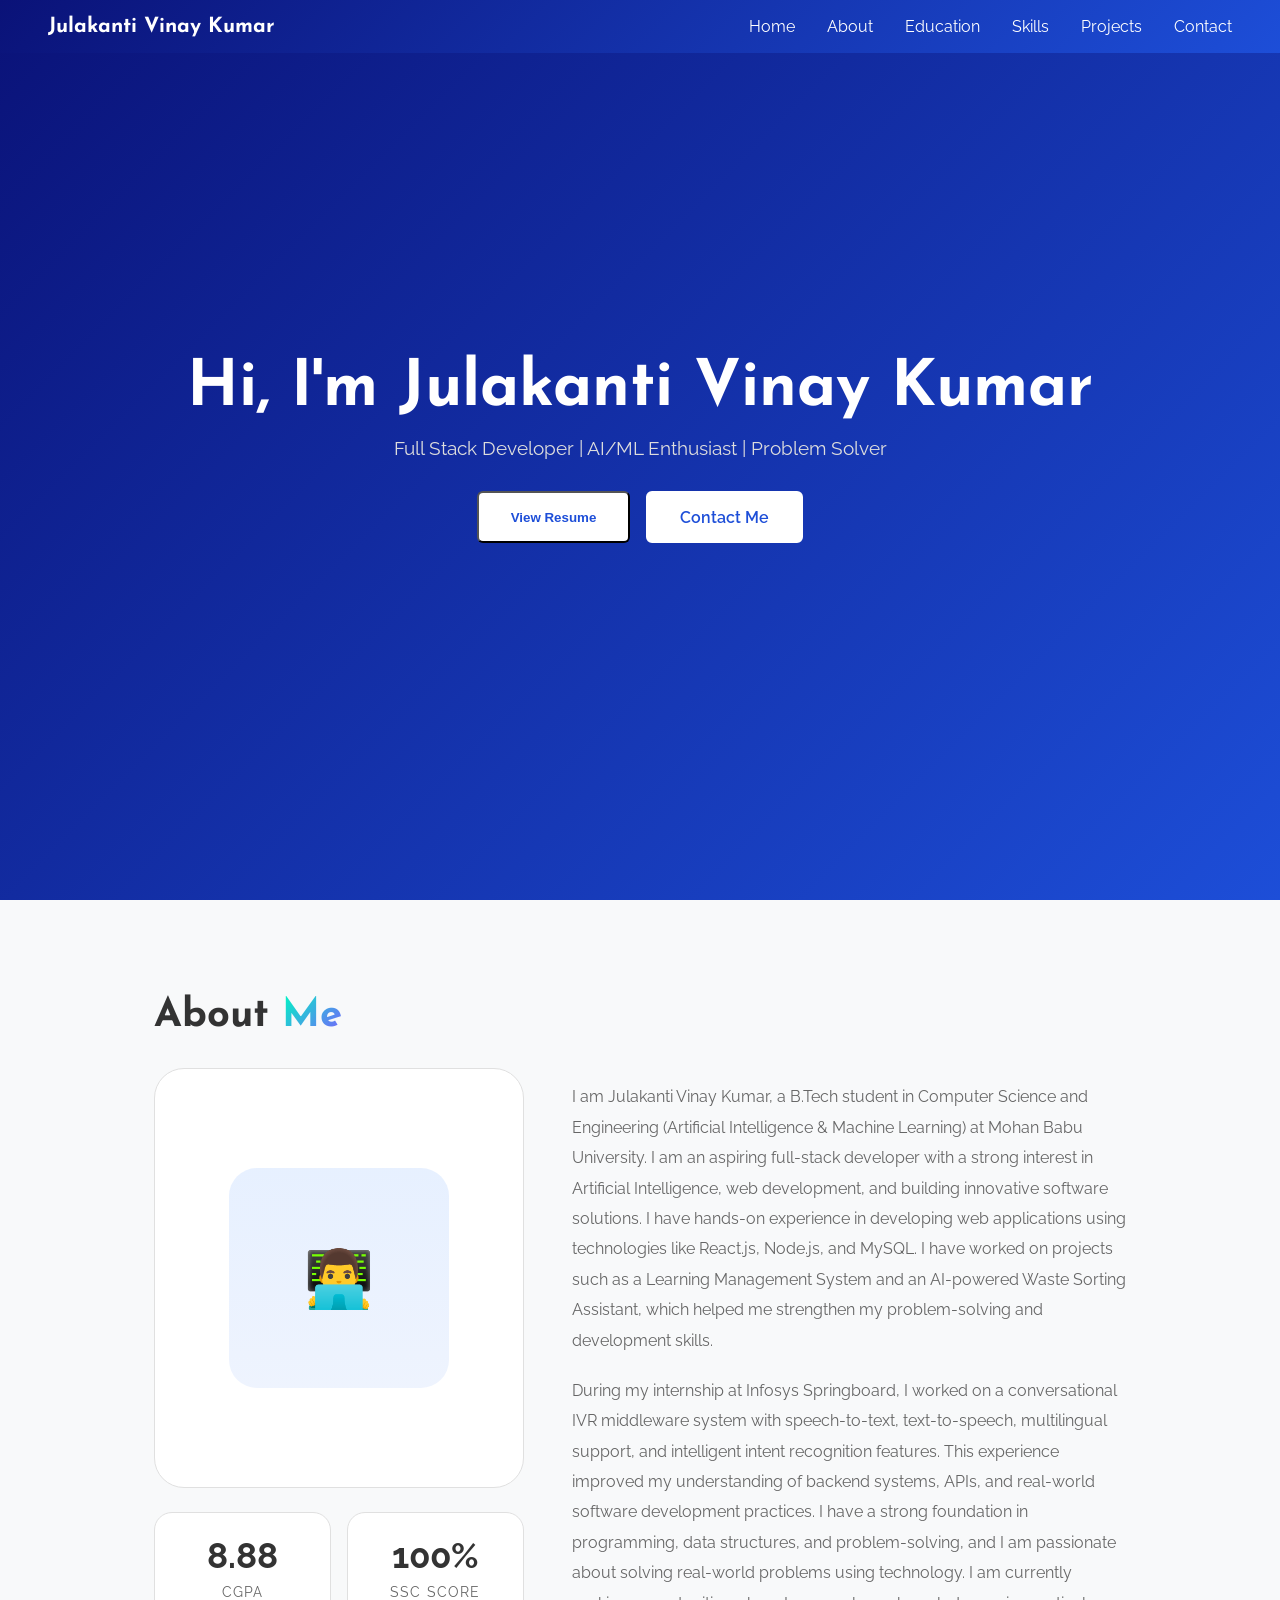
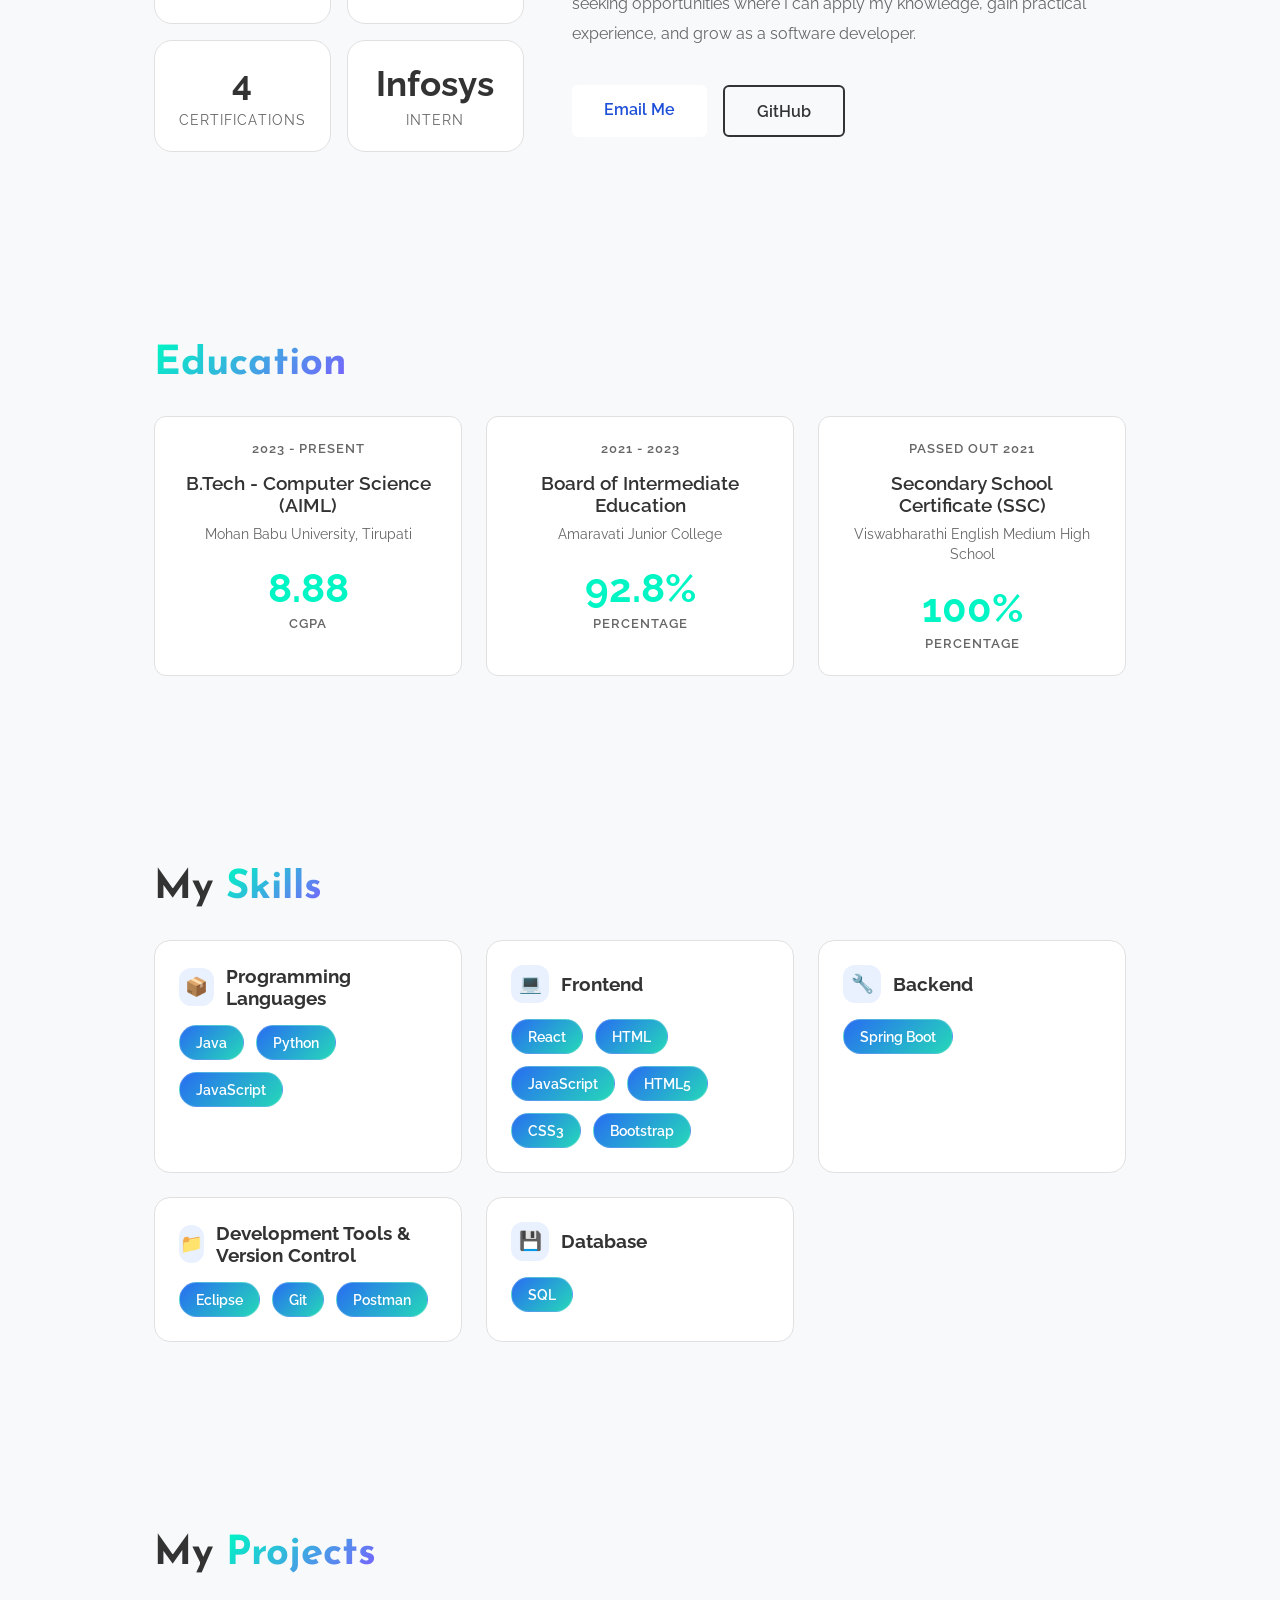
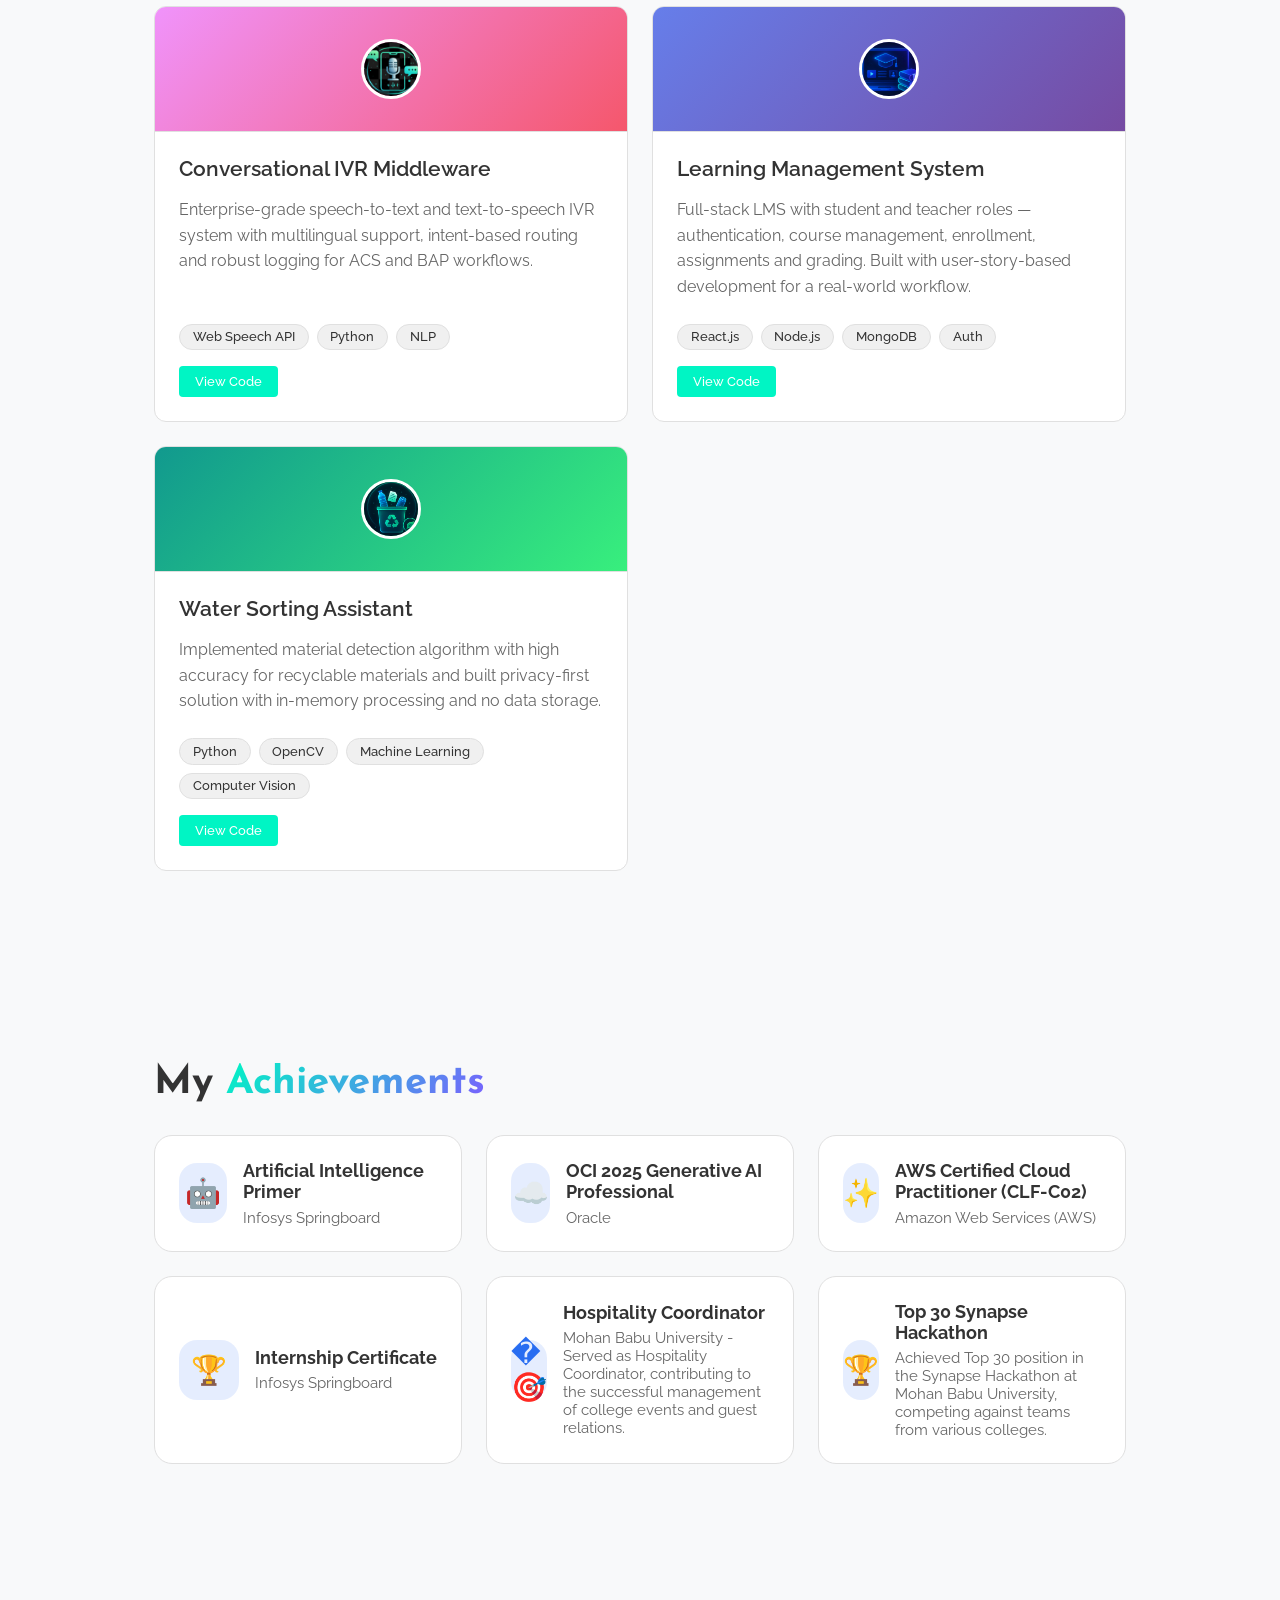
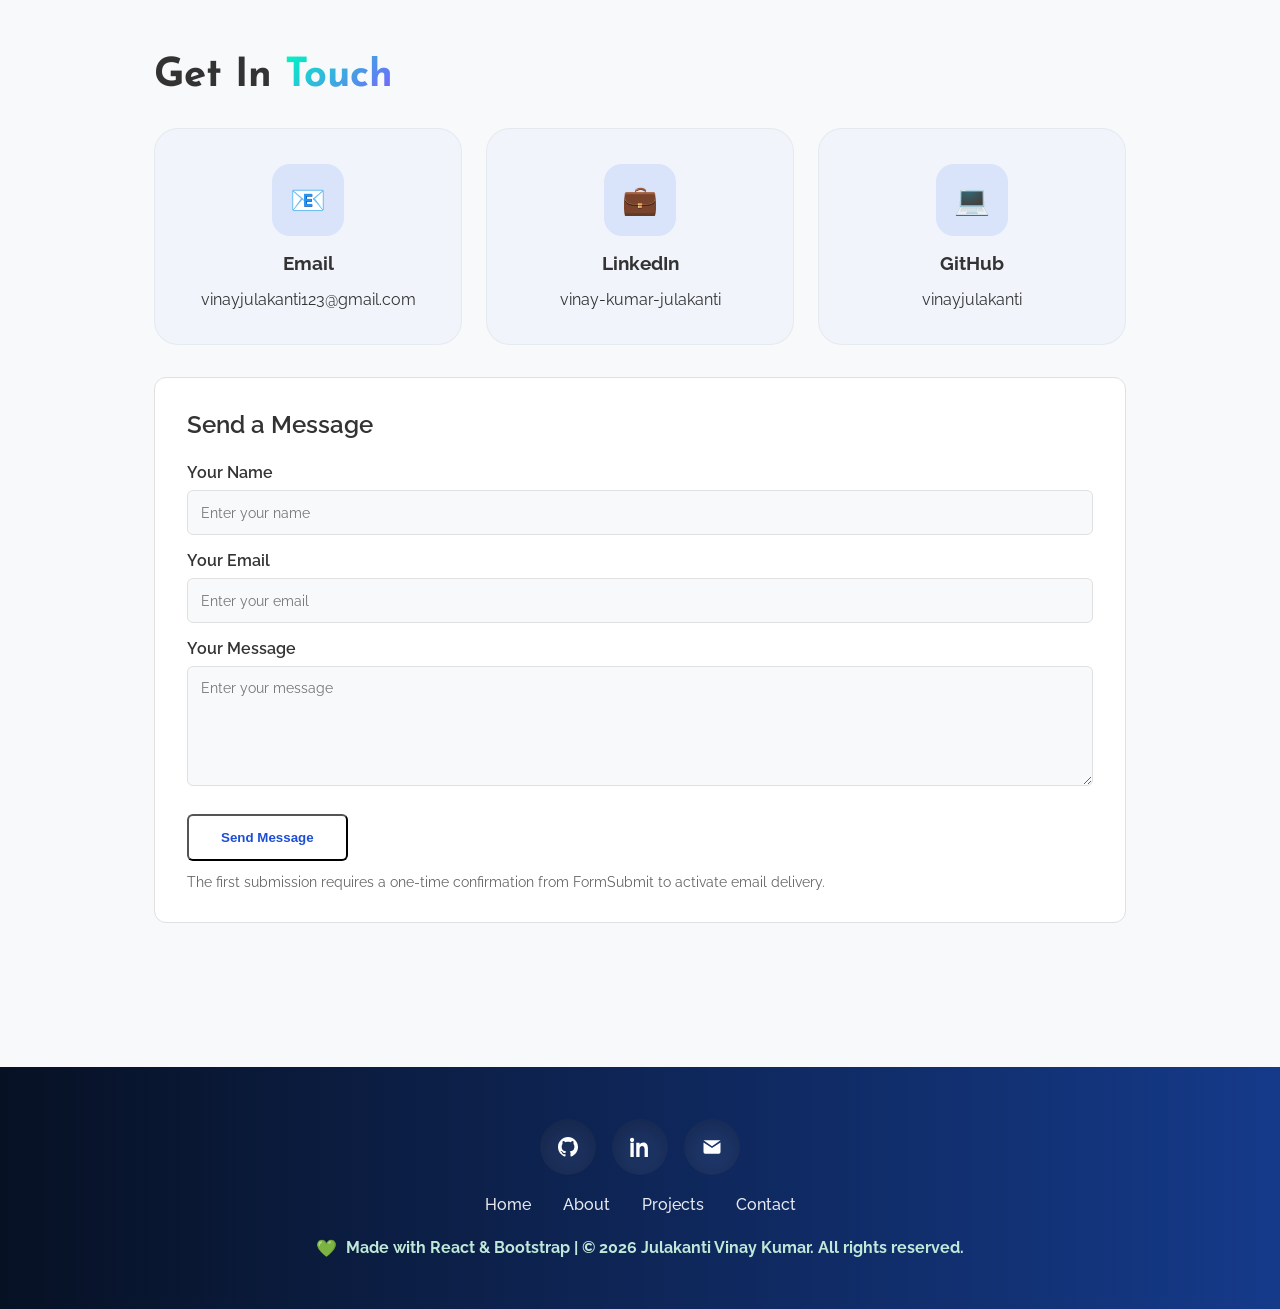
<file: index.html>
<!DOCTYPE html>
<html lang="en">

<head>
  <meta charset="UTF-8" />
  <meta name="viewport" content="width=device-width, initial-scale=1.0" />

  <title>Vinay Kumar Portfolio</title>

  <link rel="stylesheet" href="style.css">

  <link href="https://fonts.googleapis.com/css2?family=Josefin+Sans:wght@300;400;600;700&family=Raleway:wght@300;400;500;600&display=swap" rel="stylesheet">
</head>

<body>

  <!-- NAVBAR -->
  <nav>

    <div class="nav-logo">
      Julakanti Vinay Kumar
    </div>

    <ul class="nav-links">
      <li><a href="#">Home</a></li>
      <li><a href="#about">About</a></li>
      <li><a href="#education">Education</a></li>
      <li><a href="#skills">Skills</a></li>
      <li><a href="#projects">Projects</a></li>
      <li><a href="#contact">Contact</a></li>
    </ul>

  </nav>

  <!-- HERO SECTION -->
  <section class="hero">

    <h1>
      Hi, I'm Julakanti Vinay Kumar
    </h1>

    <p>
      Full Stack Developer | AI/ML Enthusiast | Problem Solver
    </p>

    <div class="btns">

      <button id="view-resume-btn" class="btn primary">
        View Resume
      </button>

      <a href="#contact" class="btn outline contact-button">
        Contact Me
      </a>

    </div>

  </section>

  <div class="resume-modal" id="resumeModal" aria-hidden="true">
    <div class="resume-modal-backdrop" id="resumeBackdrop"></div>
    <div class="resume-modal-content">
      <div class="resume-modal-header">
        <div>
          <h3>My Resume</h3>
          <p>Preview the resume directly in the portfolio</p>
        </div>
        <button class="resume-close" id="resumeClose" aria-label="Close resume viewer">×</button>
      </div>
      <div class="resume-modal-toolbar">
        <span class="resume-toolbar-pill">Resume Preview</span>
        <div class="resume-toolbar-actions">
          <a href="./assets/resume.png" download class="btn secondary">Download</a>
          <a href="./assets/resume.png" target="_blank" rel="noopener noreferrer" class="btn outline">Open in new tab</a>
        </div>
      </div>
      <div class="resume-frame-wrapper">
        <img src="./assets/resume.png" class="resume-frame" alt="Resume preview" />
      </div>
    </div>
  </div>

  <div class="resume-modal" id="certModal" aria-hidden="true">
    <div class="resume-modal-backdrop" id="certBackdrop"></div>
    <div class="resume-modal-content">
      <div class="resume-modal-header">
        <div>
          <h3 id="certModalTitle">Certificate Preview</h3>
          <p id="certModalSubtitle">Preview the certificate directly in the portfolio</p>
        </div>
        <button class="resume-close" id="certClose" aria-label="Close certificate viewer">×</button>
      </div>
      <div class="resume-modal-toolbar">
        <span class="resume-toolbar-pill" id="certToolbarLabel">Certificate Preview</span>
        <div class="resume-toolbar-actions">
          <a id="certDownloadBtn" href="./assets/internship-certificate.png" download class="btn secondary">Download</a>
          <a id="certOpenBtn" href="./assets/internship-certificate.png" target="_blank" rel="noopener noreferrer" class="btn outline">Open in new tab</a>
        </div>
      </div>
      <div class="resume-frame-wrapper">
        <img src="./assets/internship-certificate.png" id="certImage" class="resume-frame" alt="Certificate preview" />
      </div>
    </div>
  </div>

  <!-- ABOUT -->
  <section class="section" id="about">

    <h2 class="section-title">
      About <span>Me</span>
    </h2>

    <div class="about">
      <div class="about-left">
        <div class="about-hero">
          <div class="about-hero-inner">
            <div class="about-hero-icon">👨‍💻</div>
          </div>
        </div>
        <div class="about-stats">
          <div class="about-stat-card">
            <h2>8.88</h2>
            <p>CGPA</p>
          </div>
          <div class="about-stat-card">
            <h2>100%</h2>
            <p>SSC SCORE</p>
          </div>
          <div class="about-stat-card">
            <h2>4</h2>
            <p>CERTIFICATIONS</p>
          </div>
          <div class="about-stat-card">
            <h2>Infosys</h2>
            <p>INTERN</p>
          </div>
        </div>
      </div>

      <div class="about-right">
        <p class="about-text">
          I am Julakanti Vinay Kumar, a B.Tech student in Computer Science and Engineering (Artificial Intelligence & Machine Learning) at Mohan Babu University. I am an aspiring full-stack developer with a strong interest in Artificial Intelligence, web development, and building innovative software solutions. I have hands-on experience in developing web applications using technologies like React.js, Node.js, and MySQL. I have worked on projects such as a Learning Management System and an AI-powered Waste Sorting Assistant, which helped me strengthen my problem-solving and development skills.
        </p>
        <p class="about-text">
          During my internship at Infosys Springboard, I worked on a conversational IVR middleware system with speech-to-text, text-to-speech, multilingual support, and intelligent intent recognition features. This experience improved my understanding of backend systems, APIs, and real-world software development practices. I have a strong foundation in programming, data structures, and problem-solving, and I am passionate about solving real-world problems using technology. I am currently seeking opportunities where I can apply my knowledge, gain practical experience, and grow as a software developer.
        </p>

        <div class="about-buttons">
          <a href="mailto:vinayjulakanti123@gmail.com" class="btn primary">Email Me</a>
          <a href="https://github.com/vinayjulakanti" target="_blank" rel="noopener noreferrer" class="btn outline">GitHub</a>
        </div>
      </div>

    </div>

  </section>

  <!-- EDUCATION -->
  <section class="section" id="education">

    <h2 class="section-title">
      <span>Education</span>
    </h2>

    <div class="education-grid">

      <div class="education-item">
        <p class="education-date">2023 - PRESENT</p>
        <h3>B.Tech - Computer Science (AIML)</h3>
        <p class="university">Mohan Babu University, Tirupati</p>
        <p class="score">8.88</p>
        <p class="score-label">CGPA</p>
      </div>

      <div class="education-item">
        <p class="education-date">2021 - 2023</p>
        <h3>Board of Intermediate Education</h3>
        <p class="university">Amaravati Junior College</p>
        <p class="score">92.8%</p>
        <p class="score-label">PERCENTAGE</p>
      </div>

      <div class="education-item">
        <p class="education-date">PASSED OUT 2021</p>
        <h3>Secondary School Certificate (SSC)</h3>
        <p class="university">Viswabharathi English Medium High School</p>
        <p class="score">100%</p>
        <p class="score-label">PERCENTAGE</p>
      </div>

    </div>

  </section>

  <!-- SKILLS -->
  <section class="section" id="skills">

    <h2 class="section-title">
      My <span>Skills</span>
    </h2>

    <div class="skills-category-grid">
      <div class="skill-card">
        <div class="skill-card-header">
          <span class="skill-card-icon">&#x1F4E6;</span>
          <h3>Programming Languages</h3>
        </div>
        <div class="skill-pill-row">
          <span class="skill-pill">Java</span>
          <span class="skill-pill">Python</span>
          <span class="skill-pill">JavaScript</span>
        </div>
      </div>

      <div class="skill-card">
        <div class="skill-card-header">
          <span class="skill-card-icon">&#x1F4BB;</span>
          <h3>Frontend</h3>
        </div>
        <div class="skill-pill-row">
          <span class="skill-pill">React</span>
          <span class="skill-pill">HTML</span>
          <span class="skill-pill">JavaScript</span>
          <span class="skill-pill">HTML5</span>
          <span class="skill-pill">CSS3</span>
          <span class="skill-pill">Bootstrap</span>
        </div>
      </div>

      <div class="skill-card">
        <div class="skill-card-header">
          <span class="skill-card-icon">&#x1F527;</span>
          <h3>Backend</h3>
        </div>
        <div class="skill-pill-row">
          <span class="skill-pill">Spring Boot</span>
        </div>
      </div>

      <div class="skill-card">
        <div class="skill-card-header">
          <span class="skill-card-icon">&#x1F4C1;</span>
          <h3>Development Tools & Version Control</h3>
        </div>
        <div class="skill-pill-row">
          <span class="skill-pill">Eclipse</span>
          <span class="skill-pill">Git</span>
          <span class="skill-pill">Postman</span>
        </div>
      </div>

      <div class="skill-card">
        <div class="skill-card-header">
          <span class="skill-card-icon">&#x1F4BE;</span>
          <h3>Database</h3>
        </div>
        <div class="skill-pill-row">
          <span class="skill-pill">SQL</span>
        </div>
      </div>
    </div>

  </section>

  <!-- PROJECTS -->
  <section class="section" id="projects">

    <h2 class="section-title">
      My <span>Projects</span>
    </h2>

    <div class="project-grid">

      <div class="project">
        <div class="project-header project-conversational-ivr">
          <img src="./assets/ivr-logo.png" alt="Conversational IVR Middleware" class="project-icon" onerror="this.onerror=null;this.src='https://i.imgur.com/Qj4M4tN.png'">
        </div>
        <div class="project-body">
          <h3>Conversational IVR Middleware</h3>
          <p>Enterprise-grade speech-to-text and text-to-speech IVR system with multilingual support, intent-based routing and robust logging for ACS and BAP workflows.</p>
          <div class="project-tags">
            <span class="tag">Web Speech API</span>
            <span class="tag">Python</span>
            <span class="tag">NLP</span>
          </div>
          <div class="project-actions">
            <a href="https://github.com/vinayjulakanti/Conversational-IVR-Modernization-Framework" class="btn primary" target="_blank" rel="noopener noreferrer">View Code</a>
          </div>
        </div>
      </div>

      <div class="project">
        <div class="project-header project-learning-management">
          <img src="./assets/lms-logo.png" alt="Learning Management System" class="project-icon" onerror="this.onerror=null;this.src='https://i.imgur.com/E07g34s.png'">
        </div>
        <div class="project-body">
          <h3>Learning Management System</h3>
          <p>Full-stack LMS with student and teacher roles — authentication, course management, enrollment, assignments and grading. Built with user-story-based development for a real-world workflow.</p>
          <div class="project-tags">
            <span class="tag">React.js</span>
            <span class="tag">Node.js</span>
            <span class="tag">MongoDB</span>
            <span class="tag">Auth</span>
          </div>
          <div class="project-actions">
            <a href="https://github.com/vinayjulakanti/Lms" class="btn primary" target="_blank" rel="noopener noreferrer">View Code</a>
          </div>
        </div>
      </div>

      <div class="project">
        <div class="project-header project-water-sorting">
          <img src="./assets/wsa-logo.png" alt="Water Sorting Assistant" class="project-icon" onerror="this.onerror=null;this.src='https://i.imgur.com/2s4F4tT.png'">
        </div>
        <div class="project-body">
          <h3>Water Sorting Assistant</h3>
          <p>Implemented material detection algorithm with high accuracy for recyclable materials and built privacy-first solution with in-memory processing and no data storage.</p>
          <div class="project-tags">
            <span class="tag">Python</span>
            <span class="tag">OpenCV</span>
            <span class="tag">Machine Learning</span>
            <span class="tag">Computer Vision</span>
          </div>
          <div class="project-actions">
            <a href="https://github.com/vinayjulakanti/waste-sorting-assistant" class="btn primary" target="_blank" rel="noopener noreferrer">View Code</a>
          </div>
        </div>
      </div>

    </div>

  </section>

  <!-- CERTIFICATIONS -->
  <section class="section certifications" id="certifications">

    <h2 class="section-title">
      My <span>Achievements</span>
    </h2>

    <div class="certification-grid">
      <div class="cert-card">
        <div class="cert-icon">🤖</div>
        <div class="cert-content">
          <h3>Artificial Intelligence Primer</h3>
          <p>Infosys Springboard</p>
        </div>
      </div>

      <div class="cert-card">
        <div class="cert-icon">☁️</div>
        <div class="cert-content">
          <h3>OCI 2025 Generative AI Professional</h3>
          <p>Oracle</p>
        </div>
      </div>

      <div class="cert-card">
        <div class="cert-icon">✨</div>
        <div class="cert-content">
          <h3>AWS Certified Cloud Practitioner (CLF-C02)</h3>
          <p>Amazon Web Services (AWS)</p>
        </div>
      </div>

      <div class="cert-card cert-card-clickable" id="internshipCertCard" role="button" tabindex="0" data-cert-src="./assets/internship-certificate.png" data-cert-title="Internship Certificate" data-cert-subtitle="Infosys Springboard">
        <div class="cert-icon">🏆</div>
        <div class="cert-content">
          <h3>Internship Certificate</h3>
          <p>Infosys Springboard</p>
        </div>
      </div>

      <div class="cert-card">
        <div class="cert-icon">�🎯</div>
        <div class="cert-content">
          <h3>Hospitality Coordinator</h3>
          <p>Mohan Babu University - Served as Hospitality Coordinator, contributing to the successful management of college events and guest relations.</p>
        </div>
      </div>

      <div class="cert-card">
        <div class="cert-icon">🏆</div>
        <div class="cert-content">
          <h3>Top 30 Synapse Hackathon</h3>
          <p>Achieved Top 30 position in the Synapse Hackathon at Mohan Babu University, competing against teams from various colleges.</p>
        </div>
      </div>
    </div>

  </section>

  <!-- CONTACT -->
  <section class="section contact" id="contact">

    <h2 class="section-title">
      Get In <span>Touch</span>
    </h2>

    <div class="contact-cards">
      <a href="mailto:vinayjulakanti123@gmail.com" class="contact-card">
        <div class="contact-card-icon">📧</div>
        <h3>Email</h3>
        <p>vinayjulakanti123@gmail.com</p>
      </a>
      <a href="https://www.linkedin.com/in/vinay-kumar-julakanti-a169b5315/" target="_blank" rel="noopener noreferrer" class="contact-card">
        <div class="contact-card-icon">💼</div>
        <h3>LinkedIn</h3>
        <p>vinay-kumar-julakanti</p>
      </a>
      <a href="https://github.com/vinayjulakanti" target="_blank" rel="noopener noreferrer" class="contact-card">
        <div class="contact-card-icon">💻</div>
        <h3>GitHub</h3>
        <p>vinayjulakanti</p>
      </a>
    </div>

    <div class="contact-container">
      <div class="contact-form">
        <h3>Send a Message</h3>
        <form action="https://formsubmit.co/vinayjulakanti123@gmail.com" method="POST">
          <input type="hidden" name="_subject" value="New portfolio message" />
          <div class="form-group">
            <label for="name">Your Name</label>
            <input type="text" id="name" name="name" placeholder="Enter your name" autocomplete="name" required />
          </div>
          <div class="form-group">
            <label for="email">Your Email</label>
            <input type="email" id="email" name="email" placeholder="Enter your email" autocomplete="email" required />
          </div>
          <div class="form-group">
            <label for="message">Your Message</label>
            <textarea id="message" name="message" placeholder="Enter your message" required></textarea>
          </div>
          <button type="submit" class="btn primary">Send Message</button>
          <p class="form-note">The first submission requires a one-time confirmation from FormSubmit to activate email delivery.</p>
        </form>
      </div>
    </div>

  </section>

  <!-- FOOTER -->
  <footer class="site-footer">
    <div class="footer-top">
      <div class="footer-socials">
        <a class="social-circle" href="https://github.com/vinayjulakanti" target="_blank" rel="noopener noreferrer" aria-label="GitHub">
          <!-- GitHub SVG -->
          <svg width="20" height="20" viewBox="0 0 16 16" fill="currentColor" xmlns="http://www.w3.org/2000/svg" aria-hidden="true"><path d="M8 0C3.58 0 0 3.58 0 8c0 3.54 2.29 6.53 5.47 7.59.4.07.55-.17.55-.38 0-.19-.01-.82-.01-1.49-2 .37-2.53-.49-2.69-.94-.09-.23-.48-.94-.82-1.13-.28-.15-.68-.52-.01-.53.63-.01 1.08.58 1.23.82.72 1.21 1.87.87 2.33.66.07-.52.28-.87.51-1.07-1.78-.2-3.64-.89-3.64-3.95 0-.87.31-1.59.82-2.15-.08-.2-.36-1.02.08-2.12 0 0 .67-.21 2.2.82.64-.18 1.32-.27 2-.27s1.36.09 2 .27c1.53-1.04 2.2-.82 2.2-.82.44 1.1.16 1.92.08 2.12.51.56.82 1.27.82 2.15 0 3.07-1.87 3.75-3.65 3.95.29.25.54.73.54 1.48 0 1.07-.01 1.93-.01 2.2 0 .21.15.46.55.38C13.71 14.53 16 11.54 16 8c0-4.42-3.58-8-8-8z"/></svg>
        </a>
        <a class="social-circle" href="https://www.linkedin.com/in/vinay-kumar-julakanti-a169b5315/" target="_blank" rel="noopener noreferrer" aria-label="LinkedIn">
          <!-- LinkedIn SVG -->
          <svg width="20" height="20" viewBox="0 0 24 24" fill="currentColor" xmlns="http://www.w3.org/2000/svg" aria-hidden="true"><path d="M4.98 3.5C4.98 4.88 3.88 6 2.5 6S0 4.88 0 3.5 1.12 1 2.5 1 4.98 2.12 4.98 3.5zM.5 24h4V7h-4v17zM7.5 7v17h4v-9.3c0-5.04 6-5.44 6 0V24h4V13.4C21.5 5.1 13.5 5.5 11.5 9.2V7h-4z"/></svg>
        </a>
        <a class="social-circle" href="mailto:vinayjulakanti123@gmail.com" aria-label="Email">
          <!-- Mail SVG -->
          <svg width="20" height="20" viewBox="0 0 24 24" fill="currentColor" xmlns="http://www.w3.org/2000/svg" aria-hidden="true"><path d="M12 13.065L1.8 6.6V18a2 2 0 0 0 2 2h16.4a2 2 0 0 0 2-2V6.6L12 13.065zM12 11L22.2 4H1.8L12 11z"/></svg>
        </a>
      </div>

      <ul class="footer-nav">
        <li><a href="#">Home</a></li>
        <li><a href="#about">About</a></li>
        <li><a href="#projects">Projects</a></li>
        <li><a href="#contact">Contact</a></li>
      </ul>
    </div>

    <div class="footer-bottom">
      <p><span class="heart">💚</span> Made with React &amp; Bootstrap | © 2026 Julakanti Vinay Kumar. All rights reserved.</p>
    </div>
  </footer>

  <script src="script.js"></script>

</body>

</html>
</file>
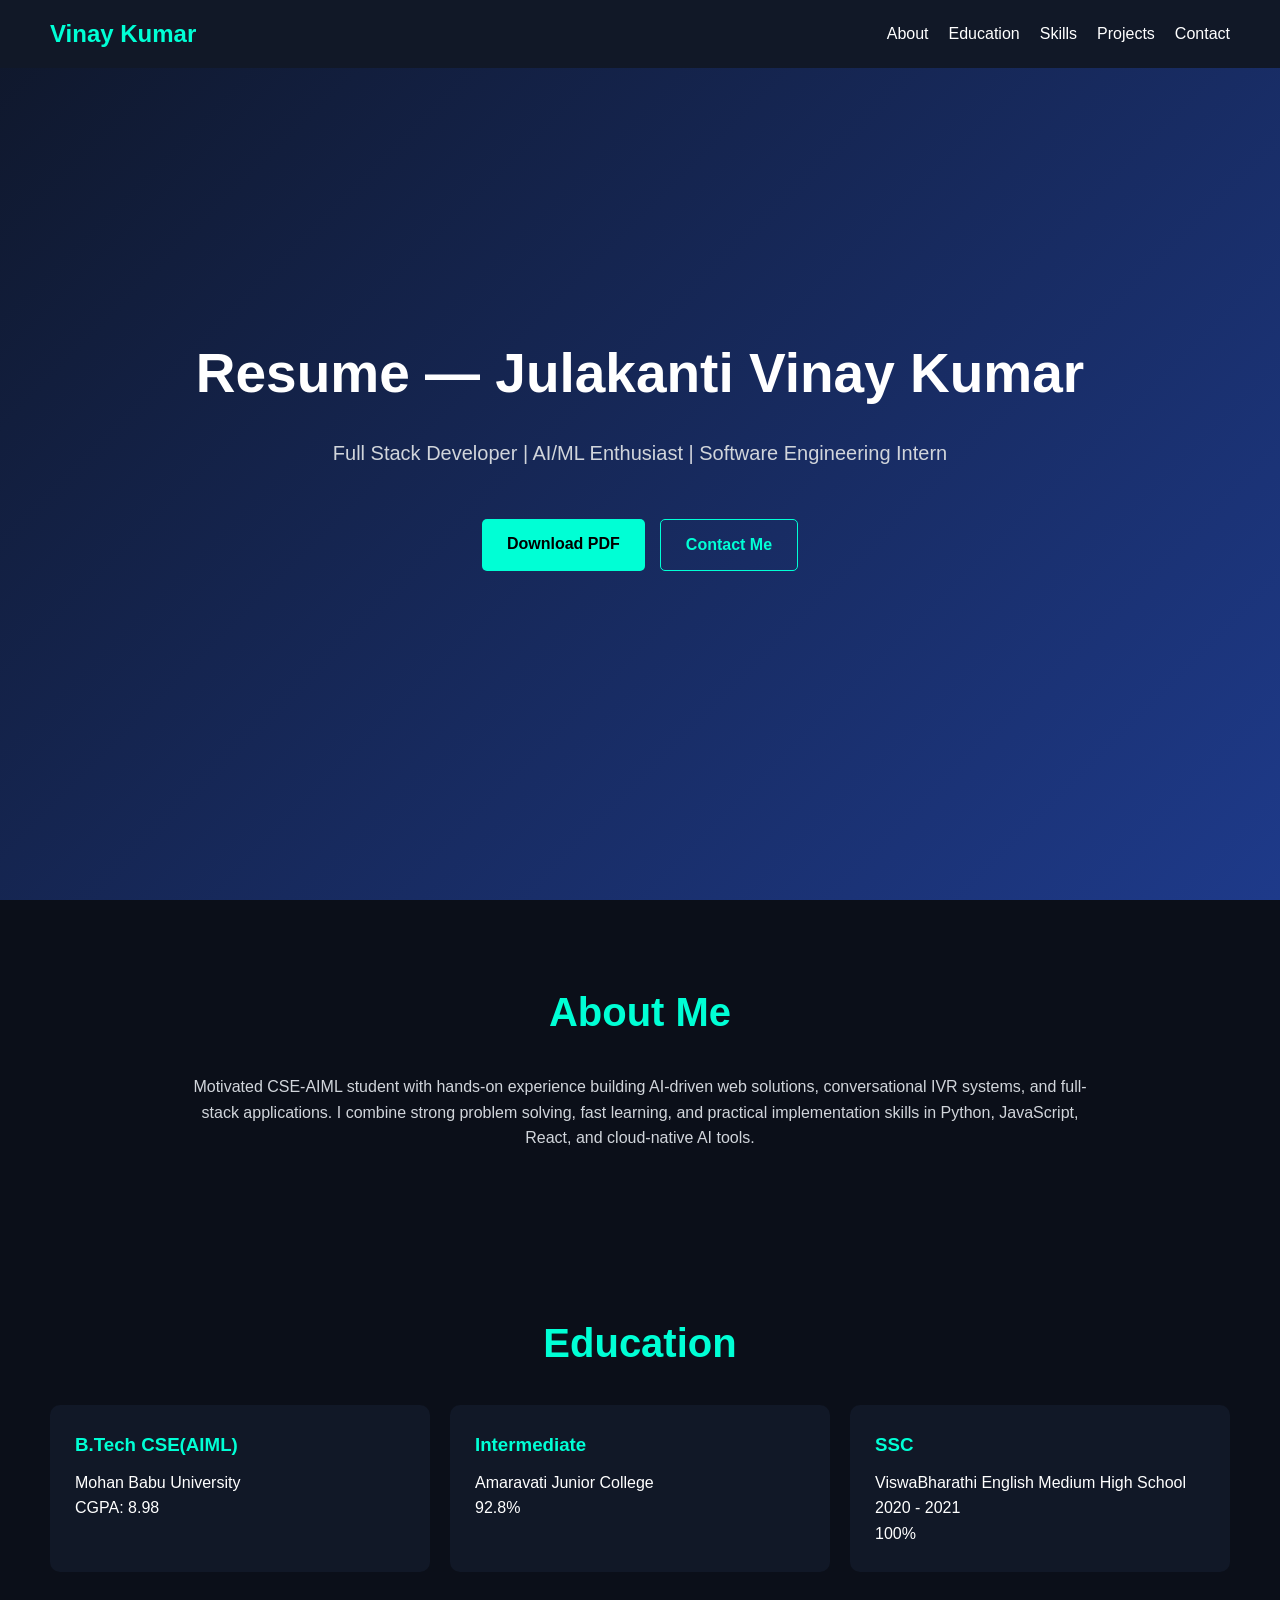
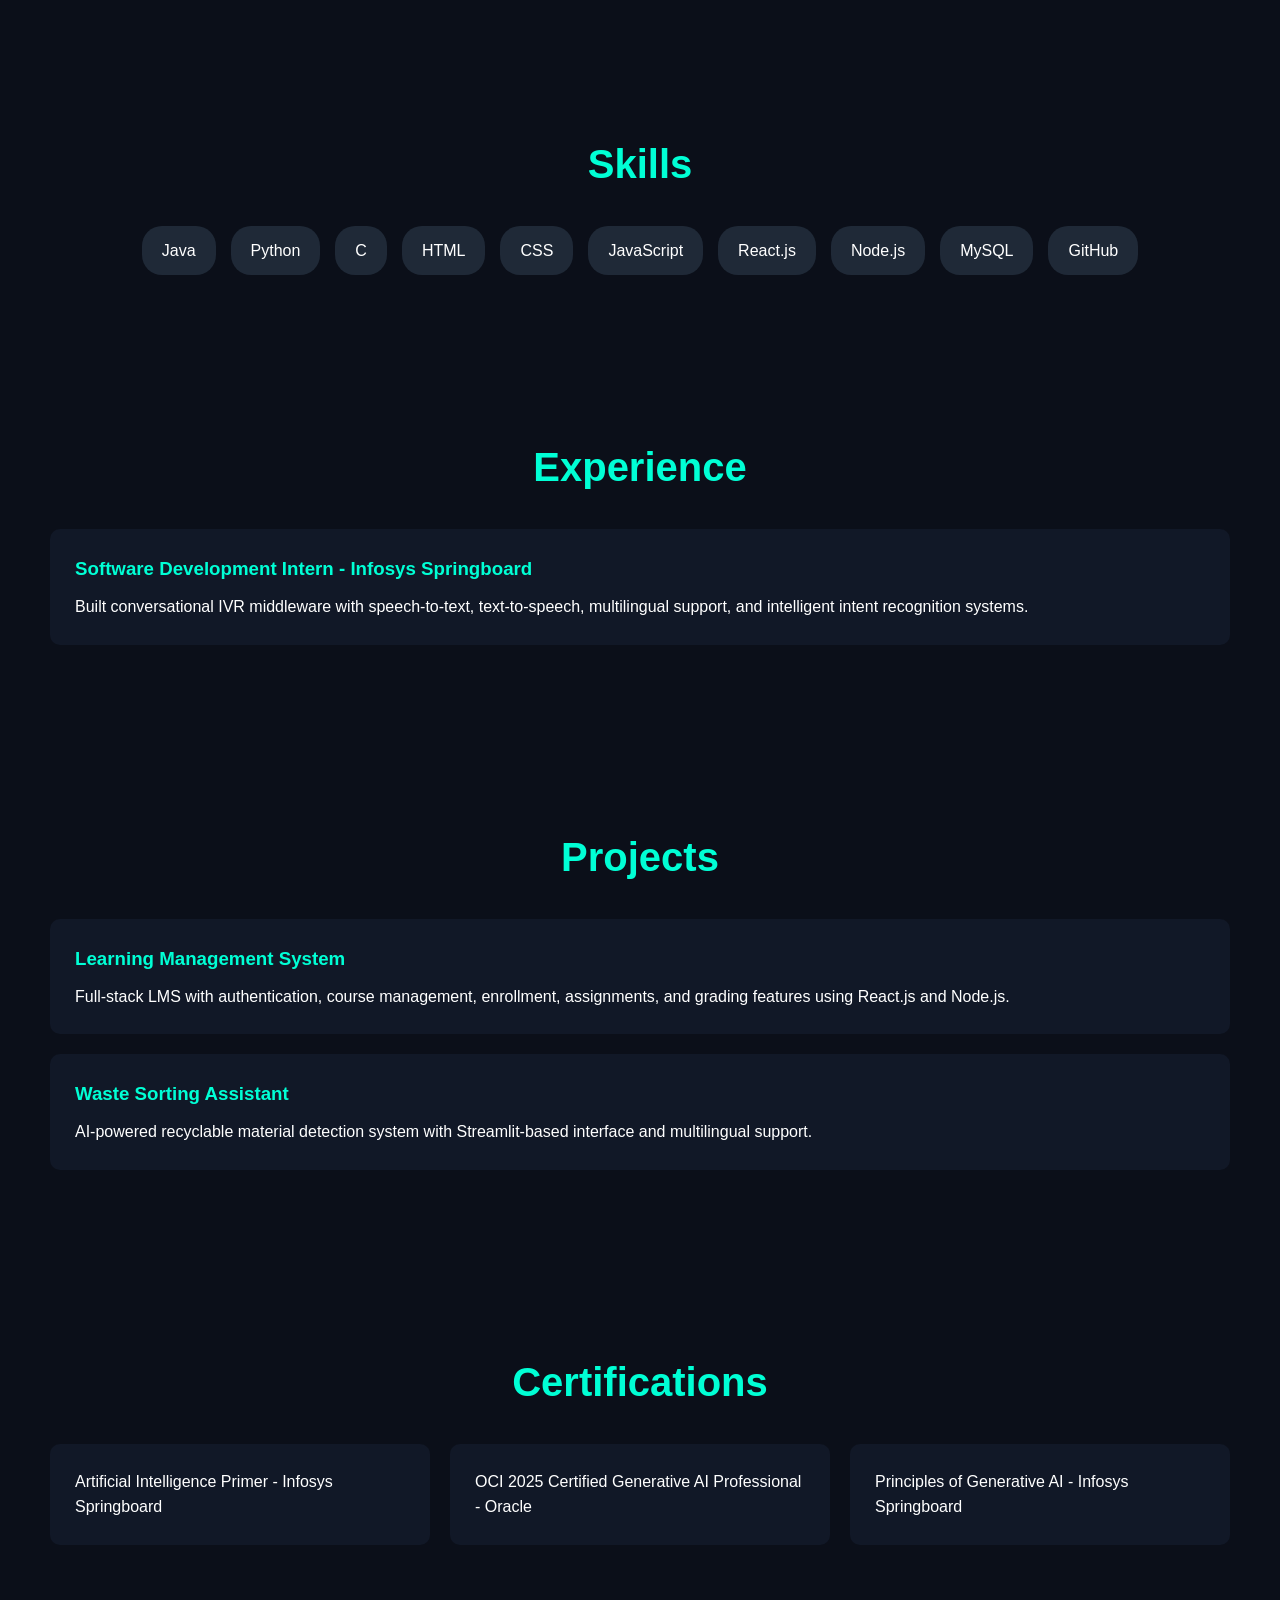
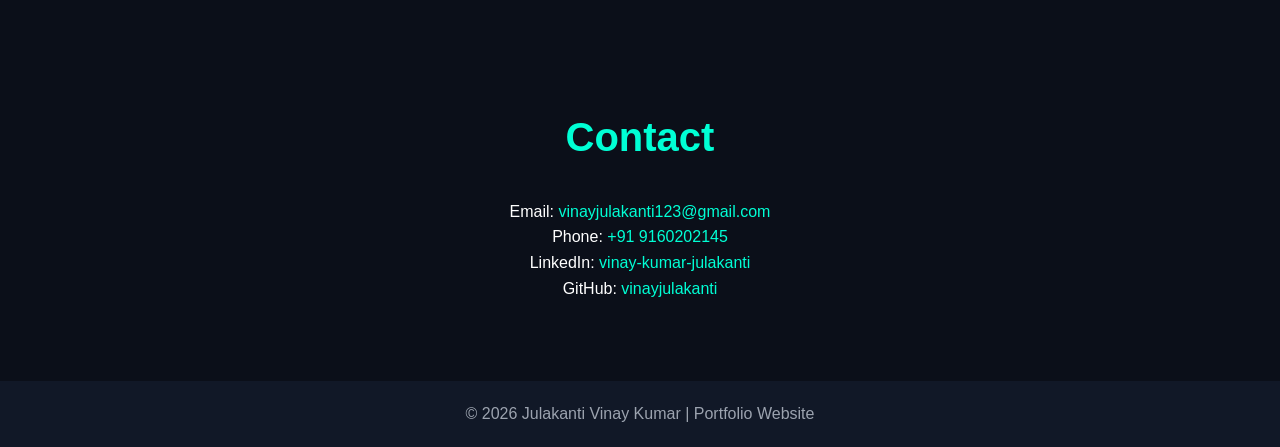
<file: resume.html>
<!DOCTYPE html>
<html lang="en">
<head>
  <meta charset="UTF-8">
  <meta name="viewport" content="width=device-width, initial-scale=1.0">

  <title>Julakanti Vinay Kumar Resume</title>

  <style>

    *{
      margin:0;
      padding:0;
      box-sizing:border-box;
    }

    body{
      font-family:Arial, sans-serif;
      background:#0b0f19;
      color:white;
      line-height:1.6;
    }

    html{
      scroll-behavior:smooth;
    }

    /* NAVBAR */

    nav{
      position:fixed;
      top:0;
      width:100%;
      background:#111827;
      padding:15px 50px;
      display:flex;
      justify-content:space-between;
      align-items:center;
      z-index:1000;
    }

    nav h2{
      color:#00ffd5;
    }

    nav ul{
      list-style:none;
      display:flex;
      gap:20px;
    }

    nav ul li a{
      color:white;
      text-decoration:none;
      transition:0.3s;
    }

    nav ul li a:hover{
      color:#00ffd5;
    }

    /* HERO */

    .hero{
      height:100vh;
      display:flex;
      flex-direction:column;
      justify-content:center;
      align-items:center;
      text-align:center;
      background:linear-gradient(135deg,#0f172a,#1e3a8a);
      padding:20px;
    }

    .hero h1{
      font-size:55px;
      margin-bottom:20px;
    }

    .hero p{
      font-size:20px;
      color:#d1d5db;
      margin-bottom:30px;
    }

    .btn{
      padding:12px 25px;
      background:#00ffd5;
      color:black;
      text-decoration:none;
      border-radius:5px;
      font-weight:bold;
      transition:0.3s;
      display:inline-block;
    }

    .btn:hover{
      background:white;
    }

    .btn.outline{
      background:transparent;
      color:#00ffd5;
      border:1px solid #00ffd5;
    }

    .hero-actions{
      display:flex;
      gap:15px;
      justify-content:center;
      flex-wrap:wrap;
      margin-top:20px;
    }

    /* SECTIONS */

    section{
      padding:80px 50px;
    }

    .title{
      font-size:40px;
      margin-bottom:30px;
      color:#00ffd5;
      text-align:center;
    }

    /* ABOUT */

    .about{
      max-width:900px;
      margin:auto;
      text-align:center;
      color:#d1d5db;
    }

    /* EDUCATION */

    .card-container{
      display:grid;
      grid-template-columns:repeat(auto-fit,minmax(250px,1fr));
      gap:20px;
    }

    .card{
      background:#111827;
      padding:25px;
      border-radius:10px;
      transition:0.3s;
    }

    .card:hover{
      transform:translateY(-5px);
      border:1px solid #00ffd5;
    }

    .card h3{
      margin-bottom:10px;
      color:#00ffd5;
    }

    /* SKILLS */

    .skills{
      display:flex;
      flex-wrap:wrap;
      justify-content:center;
      gap:15px;
    }

    .skill{
      background:#1f2937;
      padding:12px 20px;
      border-radius:20px;
    }

    /* PROJECTS */

    .project{
      background:#111827;
      padding:25px;
      border-radius:10px;
      margin-bottom:20px;
    }

    .project h3{
      color:#00ffd5;
      margin-bottom:10px;
    }

    /* CONTACT */

    .contact{
      text-align:center;
    }

    .contact a{
      color:#00ffd5;
      text-decoration:none;
    }

    footer{
      background:#111827;
      text-align:center;
      padding:20px;
      color:#9ca3af;
    }

    /* RESPONSIVE */

    @media(max-width:768px){

      nav{
        padding:15px 20px;
      }

      nav ul{
        display:none;
      }

      .hero h1{
        font-size:35px;
      }

      section{
        padding:60px 20px;
      }

    }

  </style>
</head>

<body>

  <!-- NAVBAR -->

  <nav>

    <h2>Vinay Kumar</h2>

    <ul>
      <li><a href="#about">About</a></li>
      <li><a href="#education">Education</a></li>
      <li><a href="#skills">Skills</a></li>
      <li><a href="#projects">Projects</a></li>
      <li><a href="#contact">Contact</a></li>
    </ul>

  </nav>

  <!-- HERO -->

  <section class="hero">

    <h1>Resume — Julakanti Vinay Kumar</h1>

    <p>
      Full Stack Developer | AI/ML Enthusiast | Software Engineering Intern
    </p>

    <div class="hero-actions">
      <a href="resume.pdf" class="btn">Download PDF</a>
      <a href="#contact" class="btn outline">Contact Me</a>
    </div>

  </section>

  <!-- ABOUT -->

  <section id="about">

    <h2 class="title">About Me</h2>

    <div class="about">

      <p>
        Motivated CSE-AIML student with hands-on experience building AI-driven web solutions,
        conversational IVR systems, and full-stack applications. I combine strong problem solving,
        fast learning, and practical implementation skills in Python, JavaScript, React, and cloud-native AI tools.
      </p>

    </div>

  </section>

  <!-- EDUCATION -->

  <section id="education">

    <h2 class="title">Education</h2>

    <div class="card-container">

      <div class="card">

        <h3>B.Tech CSE(AIML)</h3>

        <p>Mohan Babu University</p>

        <p>CGPA: 8.98</p>

      </div>

      <div class="card">

        <h3>Intermediate</h3>

        <p>Amaravati Junior College</p>

        <p>92.8%</p>

      </div>

      <div class="card">

        <h3>SSC</h3>

        <p>ViswaBharathi English Medium High School</p>

        <p>2020 - 2021</p>

        <p>100%</p>

      </div>

    </div>

  </section>

  <!-- SKILLS -->

  <section id="skills">

    <h2 class="title">Skills</h2>

    <div class="skills">

      <div class="skill">Java</div>
      <div class="skill">Python</div>
      <div class="skill">C</div>
      <div class="skill">HTML</div>
      <div class="skill">CSS</div>
      <div class="skill">JavaScript</div>
      <div class="skill">React.js</div>
      <div class="skill">Node.js</div>
      <div class="skill">MySQL</div>
      <div class="skill">GitHub</div>

    </div>

  </section>

  <!-- EXPERIENCE -->

  <section id="experience">

    <h2 class="title">Experience</h2>

    <div class="project">

      <h3>Software Development Intern - Infosys Springboard</h3>

      <p>
        Built conversational IVR middleware with speech-to-text,
        text-to-speech, multilingual support, and intelligent
        intent recognition systems.
      </p>

    </div>

  </section>

  <!-- PROJECTS -->

  <section id="projects">

    <h2 class="title">Projects</h2>

    <div class="project">

      <h3>Learning Management System</h3>

      <p>
        Full-stack LMS with authentication, course management,
        enrollment, assignments, and grading features using
        React.js and Node.js.
      </p>

    </div>

    <div class="project">

      <h3>Waste Sorting Assistant</h3>

      <p>
        AI-powered recyclable material detection system with
        Streamlit-based interface and multilingual support.
      </p>

    </div>

  </section>

  <!-- CERTIFICATIONS -->

  <section id="certifications">

    <h2 class="title">Certifications</h2>

    <div class="card-container">

      <div class="card">
        Artificial Intelligence Primer - Infosys Springboard
      </div>

      <div class="card">
        OCI 2025 Certified Generative AI Professional - Oracle
      </div>

      <div class="card">
        Principles of Generative AI - Infosys Springboard
      </div>

    </div>

  </section>

  <!-- CONTACT -->

  <section id="contact">

    <h2 class="title">Contact</h2>

    <div class="contact">

      <p>Email: 
        <a href="mailto:vinayjulakanti123@gmail.com">
          vinayjulakanti123@gmail.com
        </a>
      </p>

      <p>Phone: 
        <a href="tel:+919160202145">
          +91 9160202145
        </a>
      </p>

      <p>
        LinkedIn:
        <a href="https://www.linkedin.com/in/vinay-kumar-julakanti/" target="_blank">
          vinay-kumar-julakanti
        </a>
      </p>

      <p>
        GitHub:
        <a href="https://github.com/vinayjulakanti" target="_blank">
          vinayjulakanti
        </a>
      </p>

    </div>

  </section>

  <!-- FOOTER -->

  <footer>

    © 2026 Julakanti Vinay Kumar | Portfolio Website

  </footer>

</body>
</html>
</file>
<file: style.css>
*{
  margin:0;
  padding:0;
  box-sizing:border-box;
}

:root{
  --bg:#f8f9fa;
  --bg2:#ffffff;
  --card:#ffffff;
  --accent:#00F5C4;
  --accent2:#7B5EFF;
  --text:#333333;
  --muted:#666666;
  --border:#e0e0e0;
  --grad:linear-gradient(135deg,#00F5C4,#7B5EFF);
}

html{
  scroll-behavior:smooth;
}

body{
  font-family:'Raleway',sans-serif;
  background:var(--bg);
  color:var(--text);
  overflow-x:hidden;
}

/* NAVBAR */
nav{
  position:fixed;
  top:0;
  width:100%;
  z-index:1000;
  padding:1rem 3rem;
  display:flex;
  justify-content:space-between;
  align-items:center;
  background:linear-gradient(135deg,#0a1278,#1d4ed8);
  backdrop-filter:blur(10px);
}

.nav-logo{
  font-family:'Josefin Sans',sans-serif;
  font-size:1.3rem;
  font-weight:700;
  color:white;
}

.nav-links{
  list-style:none;
  display:flex;
  gap:2rem;
}

.nav-links a{
  text-decoration:none;
  color:white;
  transition:0.3s;
}

.nav-links a:hover{
  color:var(--accent);
}

/* HERO */
.hero{
  min-height:100vh;
  display:flex;
  flex-direction:column;
  justify-content:center;
  align-items:center;
  text-align:center;
  background:linear-gradient(135deg,#0a1278,#1d4ed8);
  padding:2rem;
}

.hero h1{
  font-size:4rem;
  font-family:'Josefin Sans',sans-serif;
  margin-bottom:1rem;
  color:white;
}

.hero p{
  font-size:1.2rem;
  color:#ddd;
  margin-bottom:2rem;
}

.btns{
  display:flex;
  gap:1rem;
}

.btn{
  padding:0.9rem 2rem;
  border-radius:6px;
  text-decoration:none;
  font-weight:600;
  transition:0.3s;
}

.primary{
  background:white;
  color:#1d4ed8;
}

.primary:hover{
  transform:translateY(-3px);
}

.outline{
  border:2px solid var(--text);
  color:var(--text);
}

.outline:hover{
  background:var(--text);
  color:#1d4ed8;
}

.contact-button{
  background:white;
  color:#1d4ed8;
  border-color:white;
}

.contact-button:hover{
  background:#f8fafc;
}

/* SECTION */
.section{
  padding:6rem 4rem;
  max-width:1100px;
  margin:auto;
}

.section-title{
  font-size:2.5rem;
  margin-bottom:2rem;
  font-family:'Josefin Sans',sans-serif;
}

.section-title span{
  background:var(--grad);
  -webkit-background-clip:text;
  -webkit-text-fill-color:transparent;
}

/* ABOUT */
.about{
  display:grid;
  grid-template-columns:1fr 1.5fr;
  gap:3rem;
  align-items:center;
}

.about-left{
  display:grid;
  gap:1.5rem;
}

.about-hero{
  background:var(--card);
  border:1px solid var(--border);
  border-radius:30px;
  min-height:420px;
  display:flex;
  align-items:center;
  justify-content:center;
}

.about-hero-inner{
  width:220px;
  height:220px;
  border-radius:28px;
  background:linear-gradient(180deg, rgba(56, 133, 255, 0.12), rgba(40, 109, 241, 0.08));
  display:flex;
  align-items:center;
  justify-content:center;
}

.about-hero-icon{
  font-size:3.5rem;
}

.about-stats{
  display:grid;
  grid-template-columns:repeat(2, minmax(0, 1fr));
  gap:1rem;
}

.about-stat-card{
  background:var(--card);
  border:1px solid var(--border);
  border-radius:18px;
  padding:1.4rem;
  text-align:center;
}

.about-stat-card h2{
  margin:0;
  font-size:2.2rem;
}

.about-stat-card p{
  margin:0.5rem 0 0;
  color:var(--muted);
  font-size:0.85rem;
  letter-spacing:0.08em;
  text-transform:uppercase;
}

.about-right{
  display:flex;
  flex-direction:column;
  gap:1.25rem;
}

.about-text{
  line-height:1.9;
  color:var(--muted);
}

.about-buttons{
  display:flex;
  flex-wrap:wrap;
  gap:1rem;
  margin-top:1rem;
}

/* SKILLS */
.skills-grid{
  display:grid;
  grid-template-columns:repeat(auto-fit,minmax(250px,1fr));
  gap:1.5rem;
}

.all-technologies {
  background:var(--card);
  padding:1.5rem;
  border-radius:12px;
  border:1px solid var(--border);
  margin-bottom:1.5rem;
}

.all-technologies h3 {
  margin-bottom:.85rem;
  font-size:1.05rem;
}

.skill-pill-row {
  display:flex;
  flex-wrap:wrap;
  gap:.75rem;
}

.skill-pill {
  background:linear-gradient(135deg, #286df1, #25d8b9);
  color:#fff;
  padding:.5rem 1rem;
  border-radius:999px;
  font-size:.9rem;
  font-weight:600;
  border:1px solid rgba(255,255,255,0.2);
}

.skills-category-grid {
  display:grid;
  grid-template-columns:repeat(auto-fit,minmax(280px,1fr));
  gap:1.5rem;
}

.skill-card {
  background:var(--card);
  border:1px solid var(--border);
  border-radius:16px;
  padding:1.5rem;
}

.skill-card-header {
  display:flex;
  align-items:center;
  gap:0.75rem;
  margin-bottom:1rem;
}

.skill-card-icon {
  display:inline-flex;
  width:2.4rem;
  height:2.4rem;
  align-items:center;
  justify-content:center;
  border-radius:12px;
  background:rgba(40,109,241,0.1);
  color:#286df1;
  font-size:1.15rem;
}

.skill-card h3 {
  margin:0;
}

.skill{
  background:var(--card);
  padding:1.5rem;
  border-radius:10px;
  border:1px solid var(--border);
}

.skill h3{
  margin-bottom:1rem;
}

.bar{
  height:6px;
  background:#222;
  border-radius:5px;
  overflow:hidden;
}

.bar span{
  display:block;
  height:100%;
  background:var(--grad);
}

/* PROJECTS */
.project-grid{
  display:grid;
  grid-template-columns:repeat(auto-fit,minmax(350px,1fr));
  gap:1.5rem;
}

.project{
  background:var(--card);
  border:1px solid var(--border);
  border-radius:12px;
  overflow:hidden;
  transition:0.3s;
  display:flex;
  flex-direction:column;
}

.project:hover{
  transform:translateY(-5px);
  box-shadow:0 8px 25px rgba(0,0,0,0.15);
}

.project-header{
  padding:2rem;
  display:flex;
  justify-content:center;
  align-items:center;
  border-bottom:1px solid var(--border);
}

.project-fullstack{
  background:linear-gradient(135deg, #667eea 0%, #764ba2 100%);
}

.project-ai-nlp{
  background:linear-gradient(135deg, #f093fb 0%, #f5576c 100%);
}

.project-conversational-ivr{
  background:linear-gradient(135deg, #f093fb 0%, #f5576c 100%);
}

.project-learning-management{
  background:linear-gradient(135deg, #667eea 0%, #764ba2 100%);
}

.project-farmchainx{
  background:linear-gradient(135deg, #11998e 0%, #38ef7d 100%);
}

.project-task-management{
  background:linear-gradient(135deg, #fc466b 0%, #3f5efb 100%);
}

.project-movie-database{
  background:linear-gradient(135deg, #fdbb2d 0%, #22c1c3 100%);
}

.project-water-sorting{
  background:linear-gradient(135deg, #11998e 0%, #38ef7d 100%);
}

.project-matter{
  background:linear-gradient(135deg, #fc466b 0%, #3f5efb 100%);
}

.project-category{
  color:white;
  font-size:0.8rem;
  font-weight:600;
  text-transform:uppercase;
  letter-spacing:1px;
  padding:0.3rem 0.8rem;
  background:rgba(255,255,255,0.2);
  border-radius:20px;
}

.project-icon{
  width:60px;
  height:60px;
  border-radius:50%;
  object-fit:cover;
  border:3px solid white;
}

.project-body{
  padding:1.5rem;
  flex:1;
  display:flex;
  flex-direction:column;
}

.project-body h3{
  margin-bottom:1rem;
  color:var(--text);
  font-size:1.3rem;
  font-weight:600;
}

.project-body p{
  color:var(--muted);
  line-height:1.6;
  margin-bottom:1.5rem;
  flex:1;
}

.project-tags{
  display:flex;
  flex-wrap:wrap;
  gap:0.5rem;
}

.tag{
  background:#f0f0f0;
  color:var(--text);
  padding:0.3rem 0.8rem;
  border-radius:15px;
  font-size:0.8rem;
  font-weight:500;
  border:1px solid #e0e0e0;
}

.project-actions{
  display:flex;
  gap:0.5rem;
  margin-top:1rem;
}

.project-actions .btn{
  padding:0.5rem 1rem;
  font-size:0.8rem;
  border-radius:4px;
  text-decoration:none;
  font-weight:500;
  transition:0.3s;
}

.project-actions .primary{
  background:var(--accent);
  color:white;
  border:none;
}

.project-actions .primary:hover{
  background:#00d4b3;
  transform:translateY(-1px);
}

.project-actions .outline{
  border:1px solid var(--text);
  color:var(--text);
  background:transparent;
}

.project-actions .outline:hover{
  background:var(--text);
  color:white;
}

.certification-grid{
  display:grid;
  grid-template-columns:repeat(auto-fit,minmax(280px,1fr));
  gap:1.5rem;
  margin-top:2rem;
}

.cert-card{
  display:flex;
  align-items:center;
  gap:1rem;
  padding:1.5rem;
  background:var(--card);
  border:1px solid var(--border);
  border-radius:18px;
  transition:0.3s;
}

.cert-card:hover{
  transform:translateY(-3px);
  box-shadow:0 20px 50px rgba(33,95,255,0.08);
}

.cert-card-clickable{
  cursor:pointer;
}

.cert-card-clickable:focus-visible{
  outline:3px solid rgba(40,109,241,0.4);
}

.cert-icon{
  width:60px;
  height:60px;
  display:flex;
  align-items:center;
  justify-content:center;
  border-radius:18px;
  background:rgba(40,109,241,0.12);
  color:#286df1;
  font-size:1.8rem;
}

.cert-content h3{
  margin:0;
  font-size:1.1rem;
}

.cert-content p{
  margin:0.4rem 0 0;
  color:var(--muted);
  font-size:0.95rem;
}

/* EDUCATION */
.education-grid{
  display:grid;
  grid-template-columns:repeat(auto-fit,minmax(300px,1fr));
  gap:1.5rem;
}

.education-item{
  background:var(--card);
  border:1px solid var(--border);
  border-radius:12px;
  padding:1.5rem;
  transition:0.3s;
  position:relative;
  text-align:center;
}

.education-item:hover{
  transform:translateY(-3px);
  box-shadow:0 5px 15px rgba(0,0,0,0.1);
}

.education-date{
  color:var(--muted);
  font-size:0.8rem;
  font-weight:600;
  margin-bottom:1rem;
  text-transform:uppercase;
  letter-spacing:1px;
}

.education-item h3{
  color:var(--text);
  margin-bottom:0.5rem;
  font-size:1.2rem;
  font-weight:600;
}

.university{
  color:var(--muted);
  font-size:0.9rem;
  margin-bottom:1.5rem;
  line-height:1.4;
}

.score{
  font-size:2.5rem;
  font-weight:700;
  color:var(--accent);
  margin:0.5rem 0;
  line-height:1;
}

.score-label{
  color:var(--muted);
  font-size:0.8rem;
  font-weight:600;
  text-transform:uppercase;
  letter-spacing:1px;
  margin-top:0.5rem;
}

/* CONTACT */
.contact{
  text-align:left;
}

.contact-cards{
  display:grid;
  grid-template-columns:repeat(auto-fit,minmax(260px,1fr));
  gap:1.5rem;
  margin-top:2rem;
}

.contact-card{
  display:flex;
  flex-direction:column;
  align-items:center;
  justify-content:center;
  text-align:center;
  gap:1rem;
  padding:2.2rem 1.5rem;
  background:#f1f5fb;
  border:1px solid rgba(15, 23, 42, 0.05);
  border-radius:24px;
  text-decoration:none;
  color:inherit;
  transition:0.25s ease;
}

.contact-card:hover{
  transform:translateY(-4px);
  box-shadow:0 15px 40px rgba(15, 23, 42, 0.08);
  border-color:rgba(40,109,241,0.18);
}

.contact-card-icon{
  width:72px;
  height:72px;
  display:flex;
  align-items:center;
  justify-content:center;
  border-radius:18px;
  background:#eff7ff;
  color:#286df1;
  font-size:1.85rem;
}

.contact-container{
  display:grid;
  grid-template-columns:1fr;
  gap:2rem;
  margin-top:2rem;
}

.contact-form{
  background:#f1f5fb;
  padding:2rem;
  border:1px solid rgba(15, 23, 42, 0.05);
  border-radius:24px;
}

.contact-form h3{
  color:var(--text);
  font-size:1.75rem;
  margin-bottom:1.5rem;
  font-weight:700;
}

.form-group{
  margin-bottom:1.25rem;
}

.form-group label{
  display:block;
  margin-bottom:0.5rem;
  color:var(--text);
  font-weight:600;
}

.form-group input,
.form-group textarea{
  width:100%;
  padding:0.95rem 1rem;
  border:1px solid rgba(15, 23, 42, 0.1);
  border-radius:16px;
  font-family:inherit;
  font-size:0.95rem;
  background:white;
  color:var(--text);
  transition:0.3s;
}

.form-group input:focus,
.form-group textarea:focus{
  outline:none;
  border-color:#286df1;
  background:#fff;
}

.form-group textarea{
  resize:vertical;
  min-height:160px;
}

.contact-form .btn{
  margin-top:0.5rem;
}

.form-note{
  margin-top:0.75rem;
  color:var(--muted);
  font-size:0.9rem;
}

/* RESUME VIEWER */
.resume-modal{
  position:fixed;
  inset:0;
  display:none;
  align-items:center;
  justify-content:center;
  z-index:9999;
}

.resume-modal.open{
  display:flex;
}

.resume-modal-backdrop{
  position:absolute;
  inset:0;
  background:rgba(3, 15, 49, 0.72);
  backdrop-filter:blur(6px);
}

.resume-modal-content{
  position:relative;
  width:min(1100px,95vw);
  max-height:min(90vh,900px);
  background:var(--card);
  border-radius:24px;
  padding:1.5rem;
  border:1px solid rgba(255,255,255,0.14);
  box-shadow:0 40px 80px rgba(0,0,0,0.16);
  overflow:hidden;
  z-index:1;
  display:flex;
  flex-direction:column;
  gap:1rem;
}

.resume-modal-header{
  display:flex;
  justify-content:space-between;
  align-items:flex-start;
  gap:1rem;
}

.resume-modal-header h3{
  margin:0;
  font-size:1.35rem;
}

.resume-modal-header p{
  margin:0.4rem 0 0;
  color:var(--muted);
  font-size:0.95rem;
}

.resume-close{
  border:none;
  background:rgba(40,109,241,0.1);
  color:#286df1;
  width:2.8rem;
  height:2.8rem;
  border-radius:12px;
  font-size:1.8rem;
  cursor:pointer;
}

.resume-modal-toolbar{
  display:flex;
  justify-content:space-between;
  align-items:center;
  gap:1rem;
  flex-wrap:wrap;
}

.resume-toolbar-pill{
  display:inline-flex;
  align-items:center;
  justify-content:center;
  padding:0.65rem 1rem;
  border-radius:999px;
  background:rgba(40,109,241,0.12);
  color:#286df1;
  font-weight:700;
  font-size:0.95rem;
}

.resume-toolbar-actions{
  display:flex;
  flex-wrap:wrap;
  gap:0.75rem;
}

.resume-frame-wrapper{
  flex:1;
  min-height:520px;
  background:var(--bg);
  border:1px solid var(--border);
  border-radius:20px;
  overflow:hidden;
  display:flex;
  align-items:center;
  justify-content:center;
}

.resume-frame{
  display:block;
  width:100%;
  height:100%;
  object-fit:contain;
  background:#fff;
  border:0;
}

@media(max-width:900px){
  .resume-modal-content{
    max-height:calc(100vh - 60px);
  }

  .resume-modal-header,
  .resume-modal-toolbar{
    flex-direction:column;
    align-items:flex-start;
  }

  .resume-frame-wrapper{
    min-height:360px;
  }
}
  grid-template-columns:repeat(auto-fit,minmax(220px,1fr));
  gap:1.25rem;
  margin-top:2rem;
}

.contact-card{
  display:flex;
  flex-direction:column;
  align-items:center;
  justify-content:center;
  text-align:center;
  gap:1rem;
  padding:2rem 1.5rem;
  background:var(--card);
  border:1px solid var(--border);
  border-radius:20px;
  text-decoration:none;
  color:inherit;
  transition:0.3s;
}

.contact-card:hover{
  transform:translateY(-5px);
  box-shadow:0 20px 50px rgba(33, 95, 255, 0.08);
  border-color:rgba(40,109,241,0.18);
}

.contact-card-icon{
  width:72px;
  height:72px;
  display:flex;
  align-items:center;
  justify-content:center;
  border-radius:18px;
  background:rgba(40,109,241,0.12);
  color:#286df1;
  font-size:1.8rem;
}

.contact-container{
  display:grid;
  grid-template-columns:1fr;
  gap:2rem;
  margin-top:2rem;
}

.contact-form{
  background:var(--card);
  padding:2rem;
  border:1px solid var(--border);
  border-radius:20px;
}

.contact-form h3{
  color:var(--text);
  font-size:1.75rem;
  margin-bottom:1.5rem;
  font-weight:700;
}

.form-group{
  margin-bottom:1.25rem;
}

.form-group label{
  display:block;
  margin-bottom:0.5rem;
  color:var(--text);
  font-weight:600;
}

.form-group input,
.form-group textarea{
  width:100%;
  padding:0.95rem 1rem;
  border:1px solid var(--border);
  border-radius:12px;
  font-family:inherit;
  font-size:0.95rem;
  background:var(--bg);
  color:var(--text);
  transition:0.3s;
}

.form-group input:focus,
.form-group textarea:focus{
  outline:none;
  border-color:var(--accent);
  background:var(--card);
}

.form-group textarea{
  resize:vertical;
  min-height:160px;
}

.contact-form .btn{
  margin-top:0.5rem;
}

.contact-info p{
  color:var(--muted);
  line-height:1.6;
  margin-bottom:2rem;
}

.contact-item{
  display:flex;
  align-items:center;
  gap:1rem;
  margin-bottom:1.5rem;
  padding:1rem;
  background:var(--card);
  border:1px solid var(--border);
  border-radius:8px;
  transition:0.3s;
}

.contact-item:hover{
  transform:translateY(-2px);
  box-shadow:0 5px 15px rgba(0,0,0,0.1);
}

.contact-icon{
  font-size:1.5rem;
  width:50px;
  height:50px;
  display:flex;
  align-items:center;
  justify-content:center;
  background:var(--accent);
  border-radius:50%;
  color:white;
}

.contact-details h4{
  color:var(--text);
  font-size:1rem;
  margin-bottom:0.3rem;
  font-weight:600;
}

.contact-details a,
.contact-details p{
  color:var(--muted);
  text-decoration:none;
  font-size:0.9rem;
}

.contact-details a:hover{
  color:var(--accent);
}

.contact-social{
  background:var(--card);
  padding:2rem;
  border:1px solid var(--border);
  border-radius:12px;
}

.contact-social h3{
  color:var(--text);
  font-size:1.5rem;
  margin-bottom:1.5rem;
  font-weight:600;
}

.social-links{
  display:flex;
  flex-direction:column;
  gap:1rem;
}

.social-link{
  display:flex;
  align-items:center;
  gap:1rem;
  padding:1rem;
  background:var(--bg);
  border:1px solid var(--border);
  border-radius:8px;
  text-decoration:none;
  transition:0.3s;
}

.social-link:hover{
  transform:translateY(-2px);
  box-shadow:0 5px 15px rgba(0,0,0,0.1);
  border-color:var(--accent);
}

.social-icon{
  font-size:1.5rem;
  width:50px;
  height:50px;
  display:flex;
  align-items:center;
  justify-content:center;
  background:var(--accent);
  border-radius:50%;
  color:white;
}

.social-info h4{
  color:var(--text);
  font-size:1rem;
  margin-bottom:0.3rem;
  font-weight:600;
}

.social-info p{
  color:var(--muted);
  font-size:0.9rem;
  margin:0;
}

.contact-form{
  background:var(--card);
  padding:2rem;
  border:1px solid var(--border);
  border-radius:12px;
}

.contact-form h3{
  color:var(--text);
  font-size:1.5rem;
  margin-bottom:1.5rem;
  font-weight:600;
}

.form-group{
  margin-bottom:1rem;
}

.form-group input,
.form-group textarea{
  width:100%;
  padding:0.8rem;
  border:1px solid var(--border);
  border-radius:6px;
  font-family:inherit;
  font-size:0.9rem;
  background:var(--bg);
  color:var(--text);
  transition:0.3s;
}

.form-group input:focus,
.form-group textarea:focus{
  outline:none;
  border-color:var(--accent);
  background:var(--card);
}

.form-group textarea{
  resize:vertical;
  min-height:120px;
}

/* Footer styles matching provided design */
.site-footer{
  color: #e6f4ff;
  background: linear-gradient(90deg, #071124 0%, #153a8a 100%);
  padding: 3.2rem 1rem;
  margin-top: 3rem;
}

.site-footer .footer-top{
  display:flex;
  flex-direction:column;
  align-items:center;
  gap:1.25rem;
}

.footer-socials{
  display:flex;
  gap:1rem;
  align-items:center;
  justify-content:center;
}

.social-circle{
  width:56px;
  height:56px;
  display:inline-flex;
  align-items:center;
  justify-content:center;
  border-radius:50%;
  background: rgba(255,255,255,0.06);
  color: #fff;
  text-decoration:none;
  transition: transform 0.18s ease, background 0.18s ease;
  box-shadow: 0 6px 18px rgba(2,6,23,0.25) inset;
}

.social-circle svg{ fill: currentColor; }

.social-circle:hover{
  transform: translateY(-6px);
  background: rgba(255,255,255,0.12);
}

.footer-nav{
  list-style:none;
  display:flex;
  gap:2rem;
  padding:0;
  margin:0;
}

.footer-nav a{
  color: rgba(255,255,255,0.9);
  text-decoration:none;
  font-weight:500;
}

.footer-bottom{
  margin-top:1.5rem;
  text-align:center;
}

.footer-bottom p{
  color: #bfe8d8;
  font-weight:700;
  display:inline-flex;
  align-items:center;
  gap:0.6rem;
  font-size:1rem;
}

.heart{
  display:inline-flex;
  align-items:center;
  justify-content:center;
  font-size:1.05rem;
  color:#16a085;
}

@media(max-width:700px){
  .footer-nav{ flex-wrap:wrap; gap:1rem; justify-content:center; }
  .social-circle{ width:48px; height:48px; }
}

/* RESPONSIVE */
@media(max-width:768px){

  nav{
    padding:1rem;
  }

  .nav-links{
    display:none;
  }

  nav ul{
    list-style:none;
    display:flex;
    gap:2rem;
  }

  nav ul li{
    margin-right:20px;
  }

  nav ul li a{
    text-decoration:none;
    color:white;
  }

  .hero h1{
    font-size:2.5rem;
  }

  .section{
    padding:4rem 1.5rem;
  }

  .about{
    grid-template-columns:1fr;
  }

  .contact-container{
    grid-template-columns:1fr;
    gap:2rem;
  }
}
</file>
